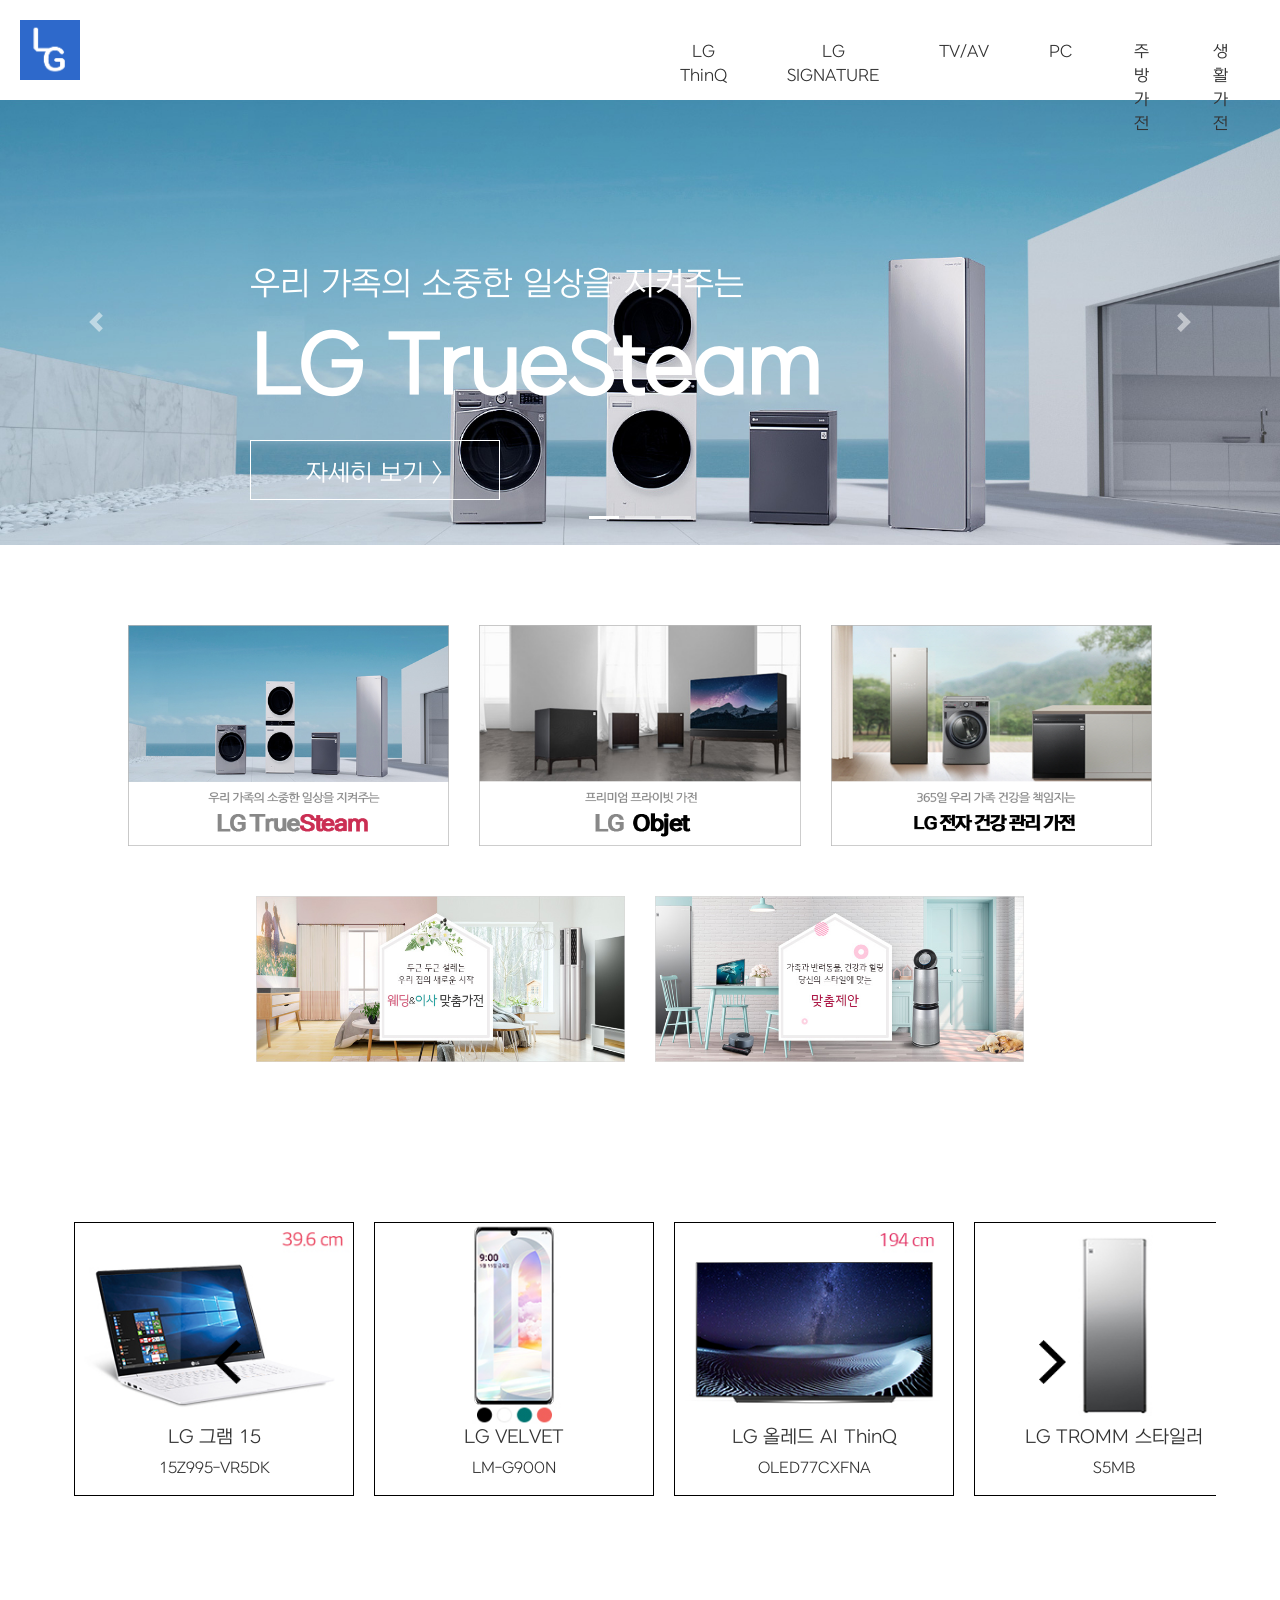
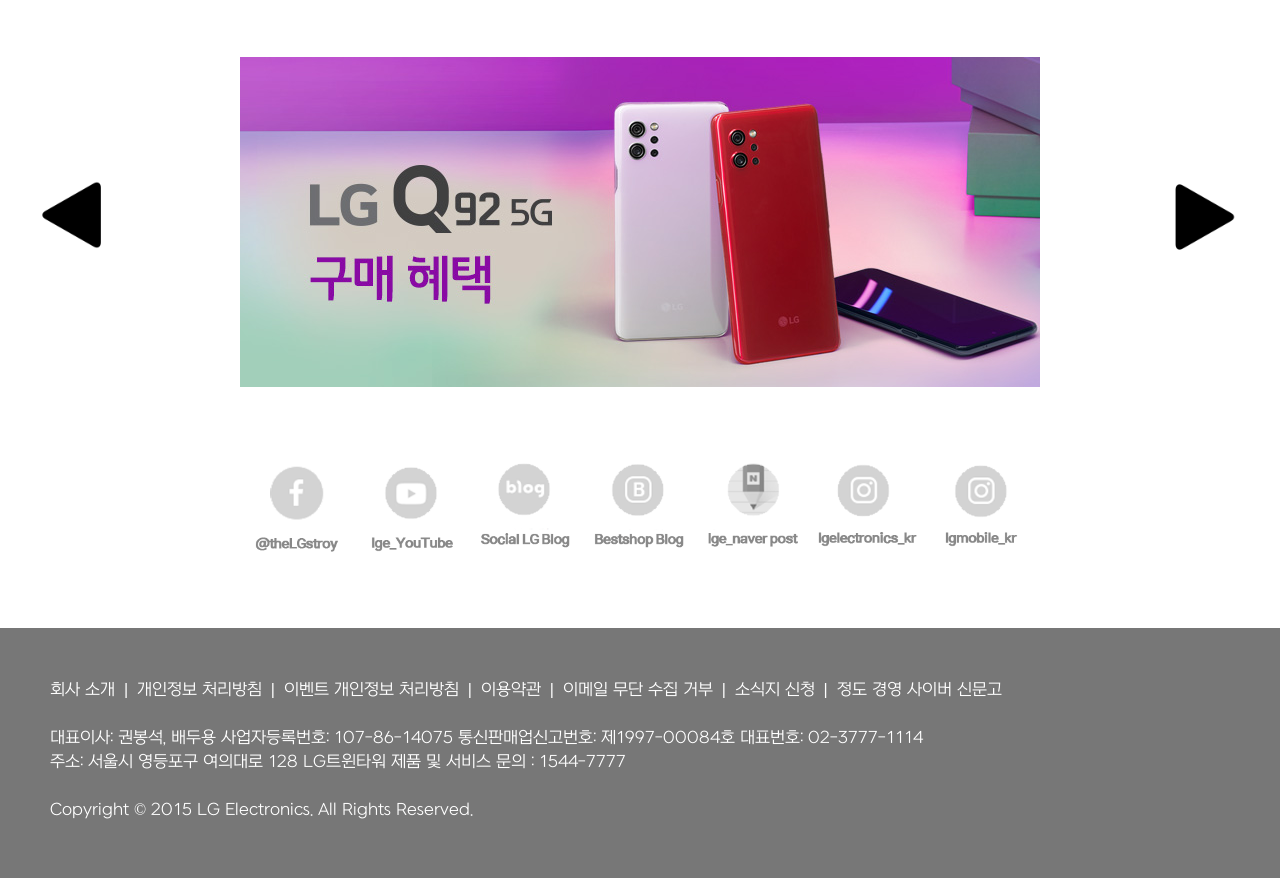
<file: lg/index.html>
<!DOCTYPE html>
<html lang="en">

<head>
    <meta charset="UTF-8">
    <title>LG전자 리뉴얼 홈페이지</title>
    <meta name="viewport" content="width=device-width,initial-scale=1, maximum-scale=1,minimum-scale=1">
    <link rel="shortcut icon" href="img/lglogo.png" type="image/png">
    <link rel="stylesheet" href="css/bootstrap.css" type="text/css">
    <link rel="stylesheet" href="css/swiper.css" type="text/css">
    <link rel="stylesheet" href="css/style.css" type="text/css">
    <script src="js/jquery-3.5.1.js">
    </script>
    <script src="js/bootstrap.js">
    </script>
    <script src="js/swiper.js">
    </script>
    <script src="js/main.js">
    </script>

</head>

<body>
    <div class="wrap">
        <header>
            <div class="navi_btn">
                <a href="#">
                    <img src="img/mo_navi.png" alt="햄버거메뉴">
                </a>
            </div>
            <div class="menu_area">
                <div class="close_btn">
                    <a href="#">
                        <img src="img/close.png" alt="닫기버튼">
                    </a>
                </div>
            </div>
            <div class="logo">
                <a href="index.html">
                    <img src="img/lglogo.png" alt="logo">
                </a>
            </div>
            <nav>
                <ul>
                    <li class="a1">
                        <a href="#">LG ThinQ</a>
                    </li>
                    <li>
                        <a href="#">LG SIGNATURE</a>
                        <ul class="sub">
                            <li>
                                <a href="#">올레드 TV</a>
                            </li>
                            <li>
                                <a href="#">냉장고</a>
                            </li>
                            <li>
                                <a href="#">세탁기</a>
                            </li>
                            <li>
                                <a href="#">에어컨</a>
                            </li>
                            <li>
                                <a href="#">가습 공기청정기</a>
                            </li>
                        </ul>
                    </li>
                    <li class="a2">
                        <a href="#">TV/AV</a>
                        <ul class="sub">
                            <li>
                                <a href="#">올레드 TV</a>
                            </li>
                            <li>
                                <a href="#">나노셀 TV</a>
                            </li>
                            <li>
                                <a href="#">울트라 HD TV</a>
                            </li>
                            <li>
                                <a href="#">일반 LED TV</a>
                            </li>
                        </ul>
                    </li>
                    <li class="a3">
                        <a href="#">PC</a>
                        <ul class="sub">
                            <li>
                                <a href="#">그램</a>
                            </li>
                            <li>
                                <a href="#">울트라 기어</a>
                            </li>
                            <li>
                                <a href="#">울트라 PC</a>
                            </li>
                        </ul>
                    </li>
                    <li class="a4">
                        <a href="#">주방가전</a>
                        <ul class="sub">
                            <li>
                                <a href="#">냉장고</a>
                            </li>
                            <li>
                                <a href="#">김치냉장고</a>
                            </li>
                            <li>
                                <a href="#">정수기</a>
                            </li>
                            <li>
                                <a href="#">식기세척기</a>
                            </li>
                        </ul>
                    </li>
                    <li class="a5">
                        <a href="#">생활가전</a>
                        <ul class="sub">
                            <li>
                                <a href="#">워시타워</a>
                            </li>
                            <li>
                                <a href="#">세탁기</a>
                            </li>
                            <li>
                                <a href="#">의류건조기</a>
                            </li>
                            <li>
                                <a href="#">청소기</a>
                            </li>
                        </ul>
                    </li>
                </ul>
            </nav>
            <!--서브메뉴 배경-->
            <div class="sub_bg"></div>
        </header>
        <section class="visual">
            <div id="demo" class="carousel slide" data-ride="carousel">
                <!-- Indicators -->
                <ul class="carousel-indicators">
                    <li data-target="#demo" data-slide-to="0" class="active"></li>
                    <li data-target="#demo" data-slide-to="1"></li>
                    <li data-target="#demo" data-slide-to="2"></li>
                </ul>

                <!-- The slideshow -->
                <div class="carousel-inner">
                    <div class="carousel-item active">
                        <img src="img/main_hero_truesteam_200521.jpg" alt="TrueSteam">
                        <p style="color:#fff">우리 가족의 소중한 일상을 지켜주는</p>
                        <h1 id="a">LG TrueSteam</h1>
                        <h2 id="c1">자세히 보기 &#62;</h2>
                    </div>
                    <div class="carousel-item">
                        <img src="img/main_hero_tromm0423.jpg" alt="tromm">
                        <p>국내최초 원바디 세탁건조기</p>
                        <h1 id="a1">LG</h1>
                        <h1 id="a2">TROMM</h1>
                        <h1 id="a3">워시타워</h1>
                        <h2 id="c2">자세히 보기 &#62;</h2>
                    </div>
                    <div class="carousel-item">
                        <img src="img/main_puricare_0731.jpg" alt="puricare">
                        <p>듀얼로 깨끗함까지 빌트인하세요</p>
                        <h1 id="b1">LG</h1>
                        <h1 id="b2">Puri</h1>
                        <h1 id="b3">Care</h1>
                        <h1 id="b4">ThinQ</h1>
                        <h2 id="c2">자세히 보기 &#62;</h2>
                    </div>
                </div>

                <!-- Left and right controls -->
                <a class="carousel-control-prev" href="#demo" data-slide="prev">
                    <span class="carousel-control-prev-icon"></span>
                </a>
                <a class="carousel-control-next" href="#demo" data-slide="next">
                    <span class="carousel-control-next-icon"></span>
                </a>

            </div>
        </section>
        <section class="view1">
            <div class="row">
                <div class="col-sm-4">
                    <a href="#">
                        <img src="img/steam.png" alt="TrueSteam">
                    </a>
                </div>
                <div class="col-sm-4">
                    <a href="#">
                        <img src="img/objet.png" alt="objet">
                    </a>
                </div>
                <div class="col-sm-4">
                    <a href="#">
                        <img src="img/365.png" alt="365">
                    </a>
                </div>
            </div>
        </section>
        <section class="view2">
            <div class="row">
                <div class="col-sm-6">
                    <a href="#">
                        <img src="img/suggestion_banner1.jpg" alt="sugg1">
                    </a>
                </div>
                <div class="col-sm-6">
                    <a href="#">
                        <img src="img/suggestion_banner2.jpg" alt="sugg2">
                    </a>
                </div>
            </div>
        </section>
        <section class="banner1">
            <div class="swiper-container">
                <div class="swiper-wrapper">
                    <div class="swiper-slide">
                        <ul>
                            <li>
                                <a href="#">
                                    <img src="img/lg1.jpg" alt="그램">
                                    <h1>LG 그램 15</h1>
                                    <p>15Z995-VR5DK</p>
                                </a>
                            </li>
                            <li>
                                <a href="#">
                                    <img src="img/lg2.jpg" alt="벨벳">
                                    <h1>LG VELVET</h1>
                                    <p>LM-G900N</p>
                                </a>
                            </li>
                            <li>
                                <a href="#">
                                    <img src="img/lg3.jpg" alt="티비">
                                    <h1>LG 올레드 AI ThinQ</h1>
                                    <p>OLED77CXFNA</p>
                                </a>
                            </li>
                            <li>
                                <a href="#">
                                    <img src="img/lg4.jpg" alt="스타일러">
                                    <h1>LG TROMM 스타일러</h1>
                                    <p>S5MB</p>
                                </a>
                            </li>
                        </ul>
                    </div>
                    <div class="swiper-slide">
                        <ul>
                            <li>
                                <a href="#">
                                    <img src="img/lg5.jpg" alt="그램">
                                    <h1>스팀건조기(듀얼 인버터 히트펌프)</h1>
                                    <p>RH16VT</p>
                                </a>
                            </li>
                            <li>
                                <a href="#">
                                    <img src="img/lg6.jpg" alt="벨벳">
                                    <h1>듀얼 정수기</h1>
                                    <p>WU900AS</p>
                                </a>
                            </li>
                            <li>
                                <a href="#">
                                    <img src="img/lg7.jpg" alt="티비">
                                    <h1>LG 퓨리케어 360&#39; 공기청정기</h1>
                                    <p>AS190DWFA</p>
                                </a>
                            </li>
                            <li>
                                <a href="#">
                                    <img src="img/lg8.jpg" alt="스타일러">
                                    <h1>LG 코드제로</h1>
                                    <p>A9200I</p>
                                </a>
                            </li>
                        </ul>
                    </div>
                </div>
                <!-- Add Arrows -->
                <div class="swiper-button-next"></div>
                <div class="swiper-button-prev"></div>
            </div>
        </section>
        <section class="banner2">
            <div class="whisen">
                <img src="img/left.png" alt="" id="prev">
                <div class="photo">
                    <ul>
                        <li>
                            <a href="#">
                                <img src="img/event_main.jpg" alt="event">
                            </a>
                        </li>
                        <li>
                            <a href="#">
                                <img src="img/event_main2.jpg" alt="event2">
                            </a>
                        </li>
                        <li>
                            <a href="#">
                                <img src="img/event_main3.jpg" alt="event3">
                            </a>
                        </li>
                    </ul>
                </div>
                <img src="img/right.png" alt="" id="next">
            </div>
        </section>
        <section class="cocial">
            <div class="icon">
                <ul>
                    <li>
                        <a href="#">
                            <img src="img/facebook.png" alt="facebook">
                        </a>
                    </li>
                    <li>
                        <a href="#">
                            <img src="img/youtube.png" alt="youtube">
                        </a>
                    </li>
                    <li>
                        <a href="#">
                            <img src="img/blog.png" alt="blog">
                        </a>
                    </li>
                    <li>
                        <a href="#">
                            <img src="img/best.png" alt="best">
                        </a>
                    </li>
                    <li>
                        <a href="#">
                            <img src="img/post.png" alt="post">
                        </a>
                    </li>
                    <li>
                        <a href="#">
                            <img src="img/instagram.png" alt="instagram">
                        </a>
                    </li>
                    <li>
                        <a href="#">
                            <img src="img/instagram2.png" alt="instagram2">
                        </a>
                    </li>
                </ul>
            </div>
        </section>
        <footer>
            <div class="info">
                <ul>
                    <li>
                        <p><a href="#">회사 소개</a>&nbsp;&nbsp;|&nbsp;&nbsp;</p>
                    </li>
                    <li>
                        <p><a href="#">개인정보 처리방침</a>&nbsp;&nbsp;|&nbsp;&nbsp;</p>
                    </li>
                    <li>
                        <p><a href="#">이벤트 개인정보 처리방침</a>&nbsp;&nbsp;|&nbsp;&nbsp;</p>
                    </li>
                    <li>
                        <p><a href="#">이용약관</a>&nbsp;&nbsp;|&nbsp;&nbsp;</p>
                    </li>
                    <li>
                        <p><a href="#">이메일 무단 수집 거부</a>&nbsp;&nbsp;|&nbsp;&nbsp;</p>
                    </li>
                    <li>
                        <p><a href="#">소식지 신청</a>&nbsp;&nbsp;|&nbsp;&nbsp;</p>
                    </li>
                    <li>
                        <p><a href="#">정도 경영 사이버 신문고</a></p>
                    </li>
                </ul>
            </div> <br>
            <address>
                <p> <br> 대표이사: 권봉석, 배두용 사업자등록번호: 107-86-14075 통신판매업신고번호: 제1997-00084호 대표번호: 02-3777-1114 <br>
                    주소: 서울시 영등포구 여의대로 128 LG트윈타워 제품 및 서비스 문의 : 1544-7777 <br> <br> Copyright © 2015 LG Electronics. All Rights Reserved.
                </p>
                <p></p>

            </address>
        </footer>
    </div>
</body></html>
</file>
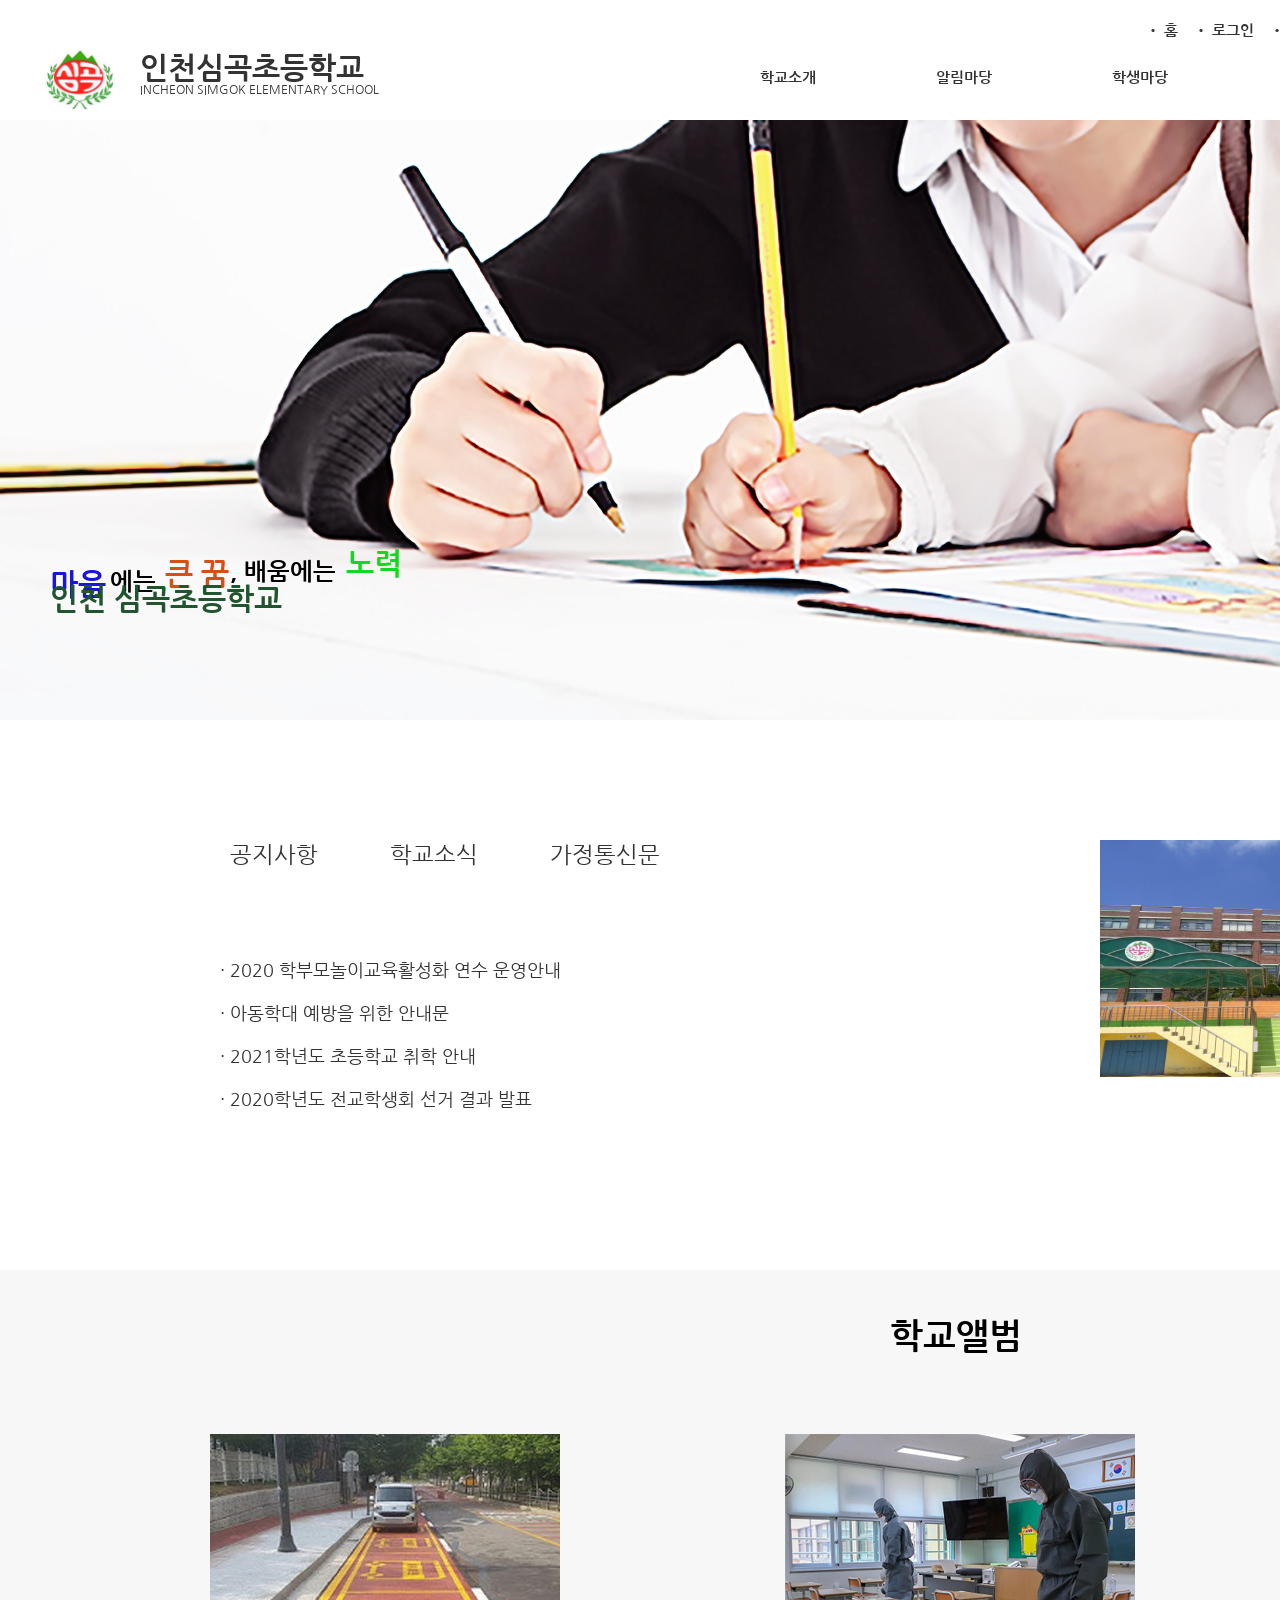
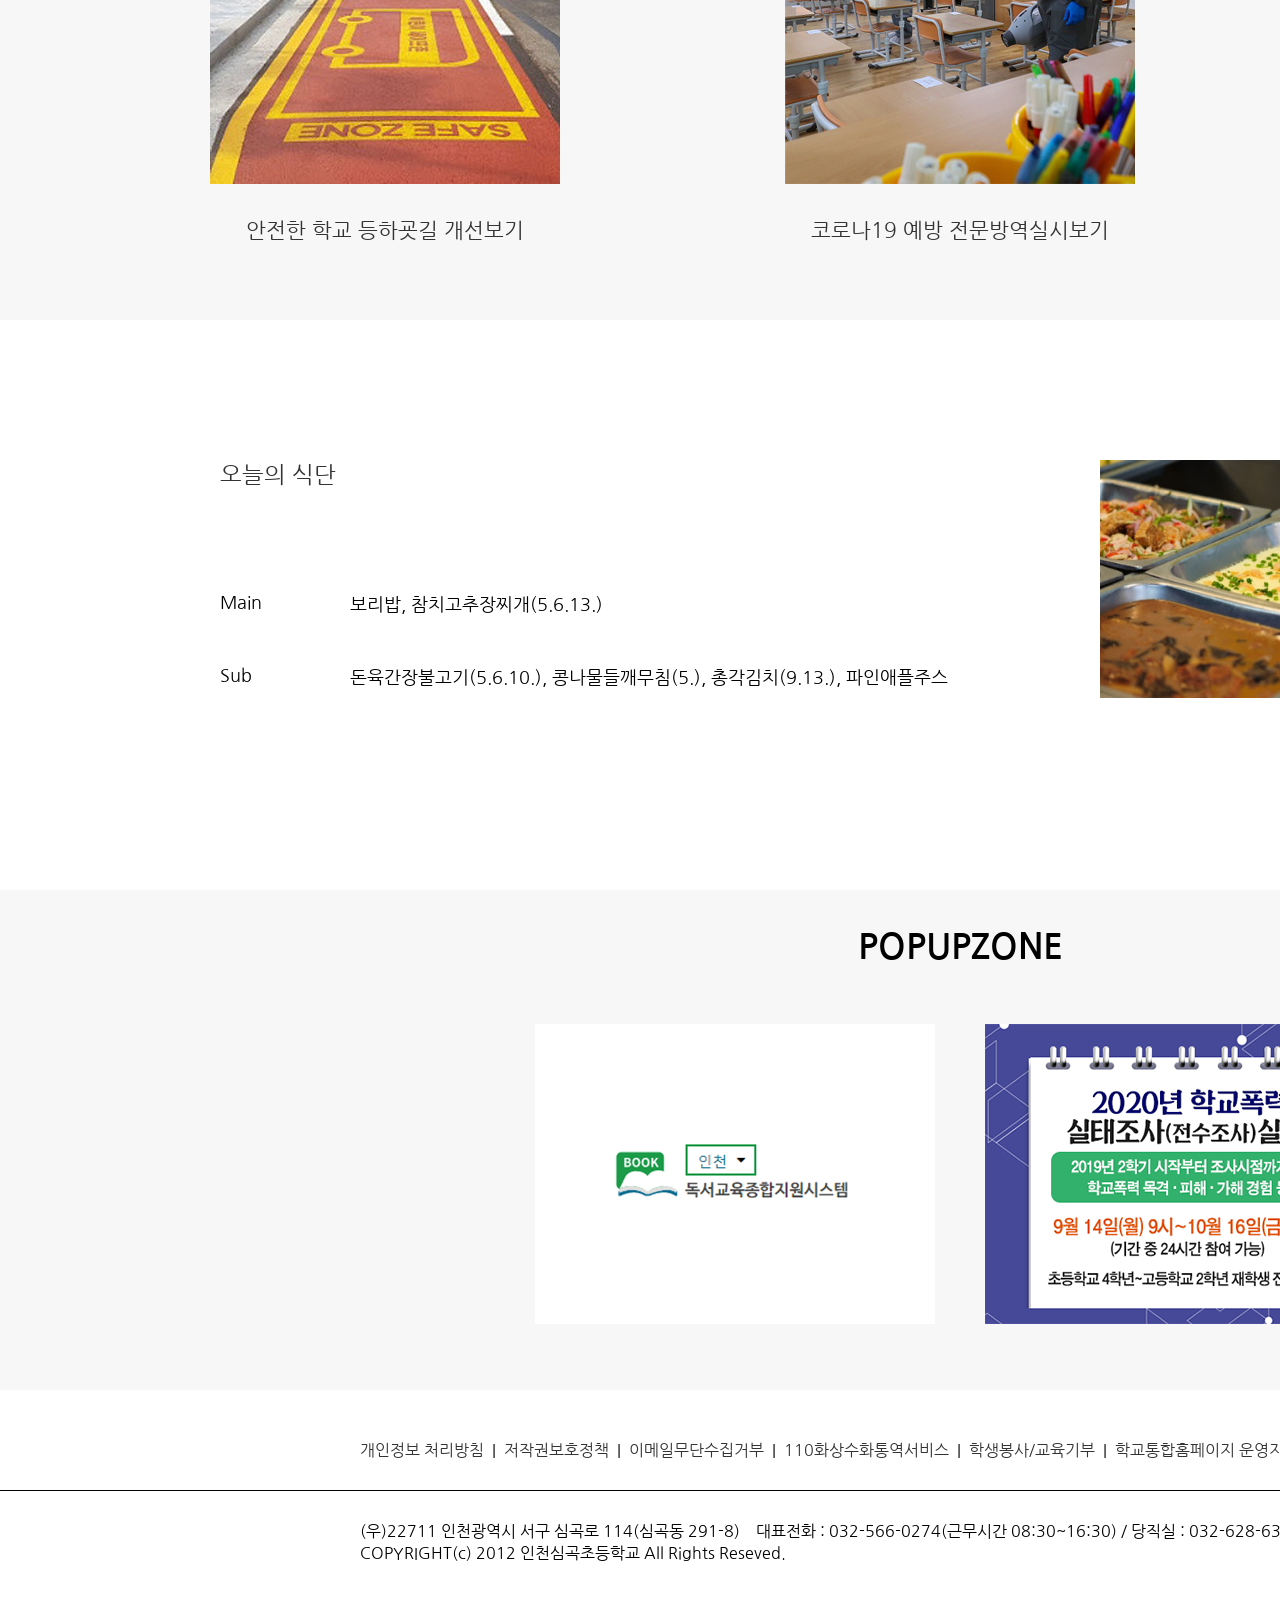
<file: simgok/index.html>
<!DOCTYPE html>
<html lang="en">

<head>
    <meta charset="UTF-8">
    <title>심곡초등학교</title>
    <meta name="viewport" content="width=device-width,initial-scale=1, maximum-scale=1,minimum-scale=1">
    <link rel="stylesheet" href="css/main.css" type="text/css">
    <script src="js/jquery-3.5.1.js">
    </script>
    <script src="js/main.js">
    </script>
</head>

<body>
    <div class="wrap">
        <header>
            <div class="logo">
                <a href="index.html">
                    <img src="img/1490858845430793_1280.png" alt="심곡초">
                    <h1>인천심곡초등학교</h1>
                    <p>INCHEON SIMGOK ELEMENTARY SCHOOL</p>
                </a>
            </div>
            <div class="headerTop">
                <ul>
                    <li>
                        <a href="#">&#8226; 홈</a>
                    </li>
                    <li>
                        <a href="#">&#8226; 로그인</a>
                    </li>
                    <li>
                        <a href="#">&#8226; 회원가입</a>
                    </li>
                    <li>
                        <a href="#">&#8226; 사이트맵</a>
                    </li>
                </ul>
                <div class="searchBox">
                    <input type="text" placeholder="검색어를 입력해주세요.">
                    <img src="img/pngegg.png" alt="돋보기">
                </div>
            </div>
            <nav>
                <ul>
                    <li>
                        <a href="#" role="tab" aria-selected="false" data-index="0">학교소개</a>
                        <ul class="sub">
                            <li>
                                <a href="#">학교장 인사말</a>
                            </li>
                            <li>
                                <a href="#">학교연혁</a>
                            </li>
                            <li>
                                <a href="#">학교상징</a>
                            </li>
                            <li>
                                <a href="#">교가</a>
                            </li>
                            <li>
                                <a href="#">학교현황</a>
                            </li>
                            <li>
                                <a href="#">교육추진체계</a>
                            </li>
                            <li>
                                <a href="#">교육기본방향</a>
                            </li>
                            <li>
                                <a href="#">선생님소개</a>
                            </li>
                            <li>
                                <a href="#">교실배치도</a>
                            </li>
                            <li>
                                <a href="#">오시는 길</a>
                            </li>
                        </ul>
                    </li>
                    <li>
                        <a href="#" role="tab">알림마당</a>
                        <ul class="sub">
                            <li>
                                <a href="#">공지사항</a>
                            </li>
                            <li>
                                <a href="#">심곡소식</a>
                            </li>
                            <li>
                                <a href="#">이달의 행사</a>
                            </li>
                            <li>
                                <a href="#">주간학습안내</a>
                            </li>
                            <li>
                                <a href="#">학교급식</a>
                            </li>
                            <li>
                                <a href="#">보건소식</a>
                            </li>
                            <li>
                                <a href="#">가정통신문</a>
                            </li>
                            <li>
                                <a href="#">방과후학교</a>
                            </li>
                            <li>
                                <a href="#">학교행사앨범</a>
                            </li>
                            <li>
                                <a href="#">학교폭력예방교육</a>
                            </li>
                        </ul>
                    </li>
                    <li>
                        <a href="#" role="tab">학생마당</a>
                        <ul class="sub">
                            <li>
                                <a href="#">test</a>
                            </li>
                            <li>
                                <a href="#">학생게시판</a>
                            </li>
                            <li>
                                <a href="#">전교학생회</a>
                            </li>
                            <li>
                                <a href="#">온라인투표</a>
                            </li>
                            <li>
                                <a href="#">심곡소리빛깔오케스트라</a>
                            </li>
                        </ul>
                    </li>
                    <li>
                        <a href="#" role="tab">학부모마당</a>
                        <ul class="sub">
                            <li>
                                <a href="#">예산의견수렴</a>
                            </li>
                            <li>
                                <a href="#">영수증출력</a>
                            </li>
                            <li>
                                <a href="#">학부모소리함</a>
                            </li>
                            <li>
                                <a href="#">클린창구</a>
                            </li>
                            <li>
                                <a href="#">학교운영위원회</a>
                            </li>
                        </ul>
                    </li>
                    <li>
                        <a href="#" role="tab">선생님마당</a>
                        <ul class="sub">
                            <li>
                                <a href="#">부서업무</a>
                            </li>
                            <li>
                                <a href="#">학년업무</a>
                            </li>
                            <li>
                                <a href="#">교사연수자료실</a>
                            </li>
                            <li>
                                <a href="#">교원능력개방평가</a>
                            </li>
                            <li>
                                <a href="#">A/S게시판</a>
                            </li>
                            <li>
                                <a href="#">연수지명명부</a>
                            </li>
                        </ul>
                    </li>
                    <li>
                        <a href="#" role="tab">정보공개</a>
                        <ul class="sub">
                            <li>
                                <a href="#">자율학교</a>
                            </li>
                            <li>
                                <a href="#">정보공개제도</a>
                            </li>
                            <li>
                                <a href="#">사전정보공개</a>
                            </li>
                            <li>
                                <a href="#">정보목록</a>
                            </li>
                            <li>
                                <a href="#">정보공개청구</a>
                            </li>
                            <li>
                                <a href="#">공공데이터개방</a>
                            </li>
                            <li>
                                <a href="#">재정정보공개방</a>
                            </li>
                            <li>
                                <a href="#">학교평가</a>
                            </li>
                            <li>
                                <a href="#">계약과정정보공개</a>
                            </li>
                        </ul>
                    </li>
                </ul>
            </nav>
        </header>
    </div>
    <section class="pen">
        <h1 id="a1">마음</h1>
        <h1 id="a2">에는</h1>
        <h1 id="a3">큰 꿈</h1>
        <h1 id="a4">, 배움에는</h1>
        <h1 id="a5">노력</h1>

        <h2>인천 심곡초등학교</h2>
    </section>
    <section class="notice">
        <div class="the">
            <a href="#">더보기 &#43;</a>
        </div>
        <ul>
            <li id="t1">
                <a href="#">공지사항</a>
                <ul class="sub" id="c1">
                    <li>
                        <a href="#">· 2020 학부모놀이교육활성화 연수 운영안내</a>
                    </li>
                    <li>
                        <a href="#">· 아동학대 예방을 위한 안내문</a>
                    </li>
                    <li>
                        <a href="#">· 2021학년도 초등학교 취학 안내</a>
                    </li>
                    <li>
                        <a href="#">· 2020학년도 전교학생회 선거 결과 발표</a>
                    </li>
                </ul>
            </li>
            <li id="t2">
                <a href="#">학교소식</a>
                <ul class="sub" id="c2">
                    <li>
                        <a href="#">· 10월 학교 소식</a>
                    </li>
                    <li>
                        <a href="#">· 09월 학교 소식</a>
                    </li>
                    <li>
                        <a href="#">· 08월 학교 소식</a>
                    </li>
                    <li>
                        <a href="#">· 07월 학교 소식</a>
                    </li>
                </ul>
            </li>
            <li id="t3">
                <a href="#">가정통신문</a>
                <ul class="sub" id="c3">
                    <li>
                        <a href="#">· 자녀 사랑하기 9호-건강한 수면습관</a>
                    </li>
                    <li>
                        <a href="#">· 2020년 2학기 학부모 상담 주간 안내 가정통신문</a>
                    </li>
                    <li>
                        <a href="#">· 가정에서의 양성평등교육 가정통신문</a>
                    </li>
                </ul>
            </li>
        </ul>
        <div class="simgok">
            <img src="img/simgok.jpg" alt="심곡초">
        </div>
    </section>
    <section class="photo">
        <div class="the">
            <a href="#">더보기 &#43;</a>
        </div>
        <h1>학교앨범</h1>
        <ul>
            <li>
                <a href="#">
                    <img src="img/p1.png" alt="p1">
                    <p>안전한 학교 등하굣길 개선보기</p>
                </a>
            </li>
            <li>
                <a href="#">
                    <img src="img/p2.png" alt="p2">
                    <p>코로나19 예방 전문방역실시보기</p>
                </a>
            </li>
            <li>
                <a href="#">
                    <img src="img/p3.png" alt="p3">
                    <p>2020학년도 1학기 1,2학년 등교보기</p>
                </a>
            </li>
        </ul>
    </section>
    <section class="diet">
        <div class="the">
            <a href="#">더보기 &#43;</a>
        </div>
        <ul>
            <li id="t1">
                <a href="#">오늘의 식단</a>
                <ul class="sub">
                    <li>
                        <h1>Main</h1>
                        <h2>보리밥, 참치고추장찌개(5.6.13.)</h2>
                    </li>
                    <li>
                        <h1>Sub</h1>
                        <h2>돈육간장불고기(5.6.10.), 콩나물들깨무침(5.), 총각김치(9.13.), 파인애플주스</h2>
                    </li>
                </ul>
            </li>
        </ul>
        <div class="food">
            <img src="img/schoolfood.jpg" alt="급식">
        </div>
    </section>
    <section class="popup">
        <h1>POPUPZONE</h1>
        <ul>
            <li>
                <a href="#">
                    <img src="img/dokse.PNG" alt="독서">
                </a>
            </li>
            <li>
                <a href="#">
                    <img src="img/violence.PNG" alt="실태조사">
                </a>
            </li>
        </ul>
    </section>
    <footer>
        <div class="info">
            <ul>
                <li>
                    <p><a href="#">개인정보 처리방침</a>&nbsp;&nbsp;|&nbsp;&nbsp;</p>
                </li>
                <li>
                    <p><a href="#">저작권보호정책</a>&nbsp;&nbsp;|&nbsp;&nbsp;</p>
                </li>
                <li>
                    <p><a href="#">이메일무단수집거부</a>&nbsp;&nbsp;|&nbsp;&nbsp;</p>
                </li>
                <li>
                    <p><a href="#">110화상수화통역서비스</a>&nbsp;&nbsp;|&nbsp;&nbsp;</p>
                </li>
                <li>
                    <p><a href="#">학생봉사/교육기부</a>&nbsp;&nbsp;|&nbsp;&nbsp;</p>
                </li>
                <li>
                    <p><a href="#">학교통합홈페이지 운영지침</a></p>
                </li>
            </ul>
        </div> <br>
        <address>
            <p>(우)22711 인천광역시 서구 심곡로 114(심곡동 291-8)　대표전화 : 032-566-0274(근무시간 08:30~16:30) / 당직실 : 032-628-6362(근무시간외), Fax : 032-566-0275 <br>
                COPYRIGHT(c) 2012 인천심곡초등학교 All Rights Reseved.</p>
        </address>
    </footer>
</body>

</html>
</file>
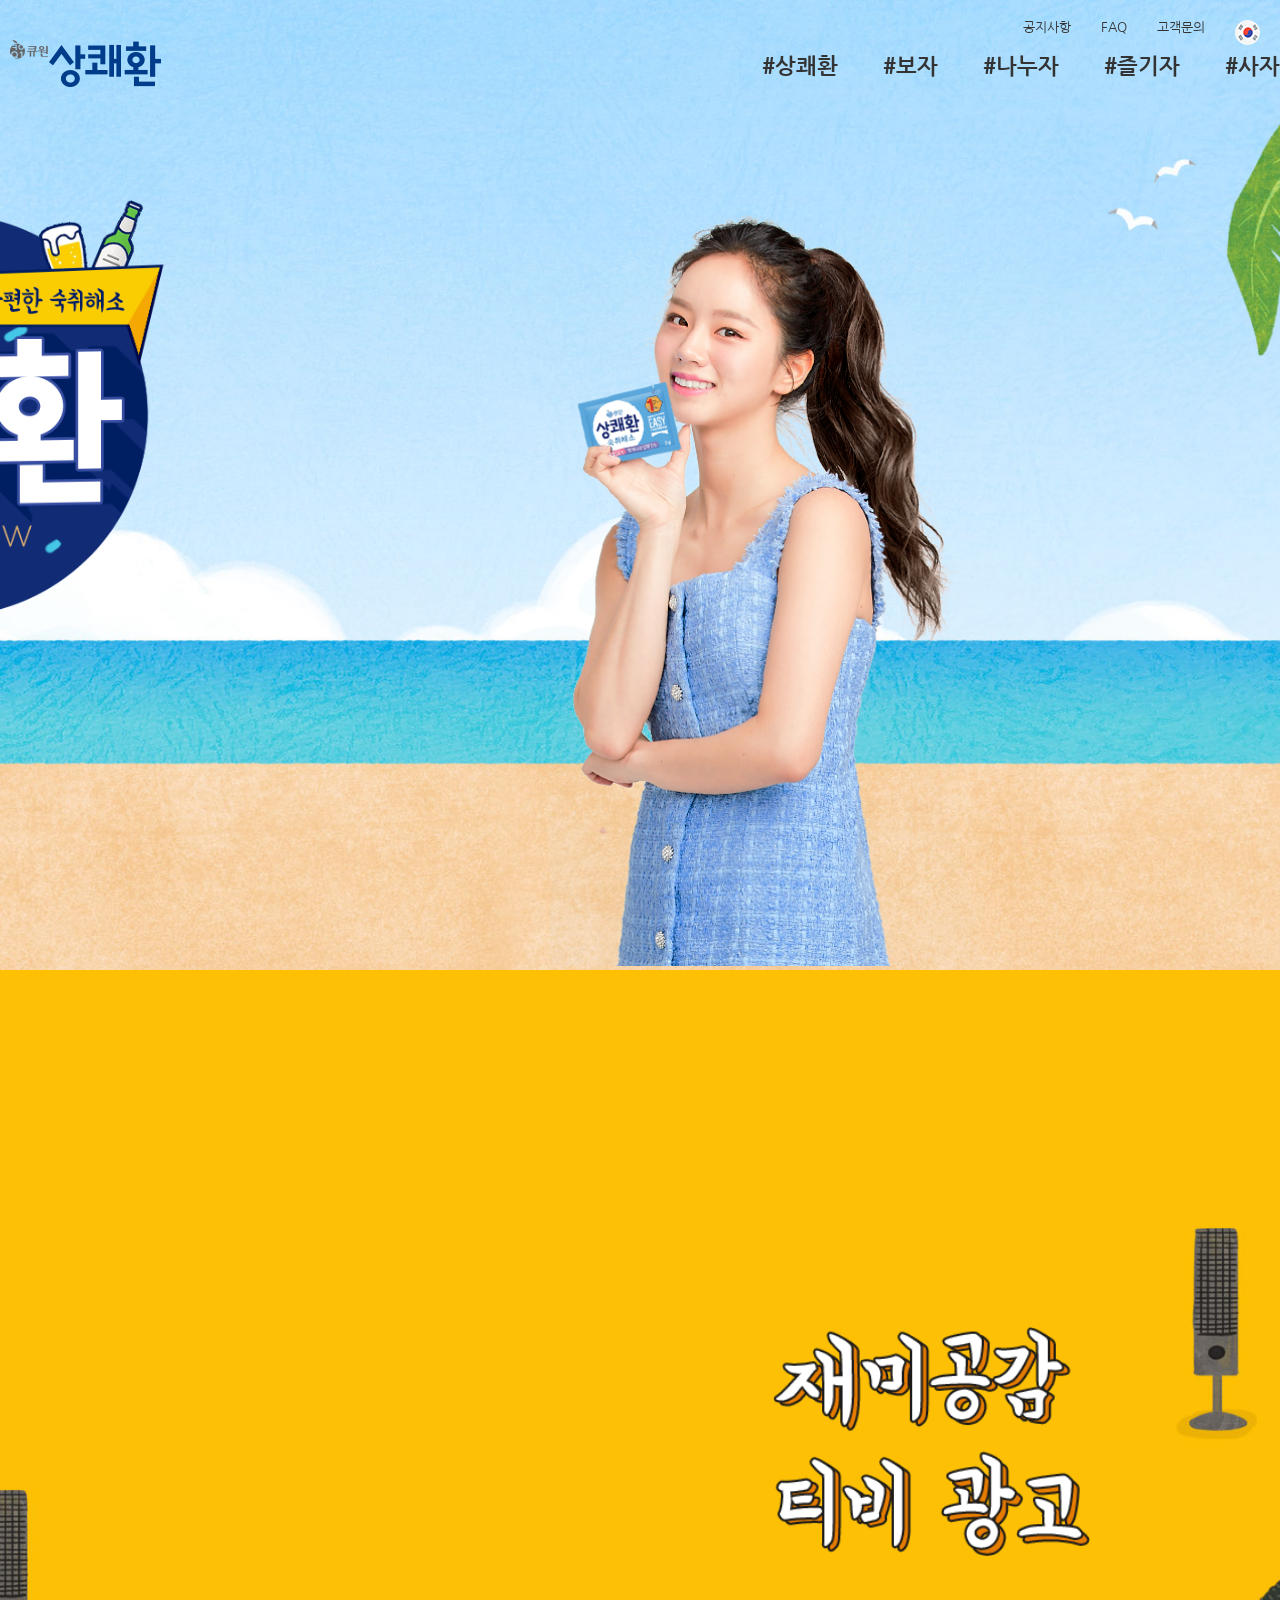
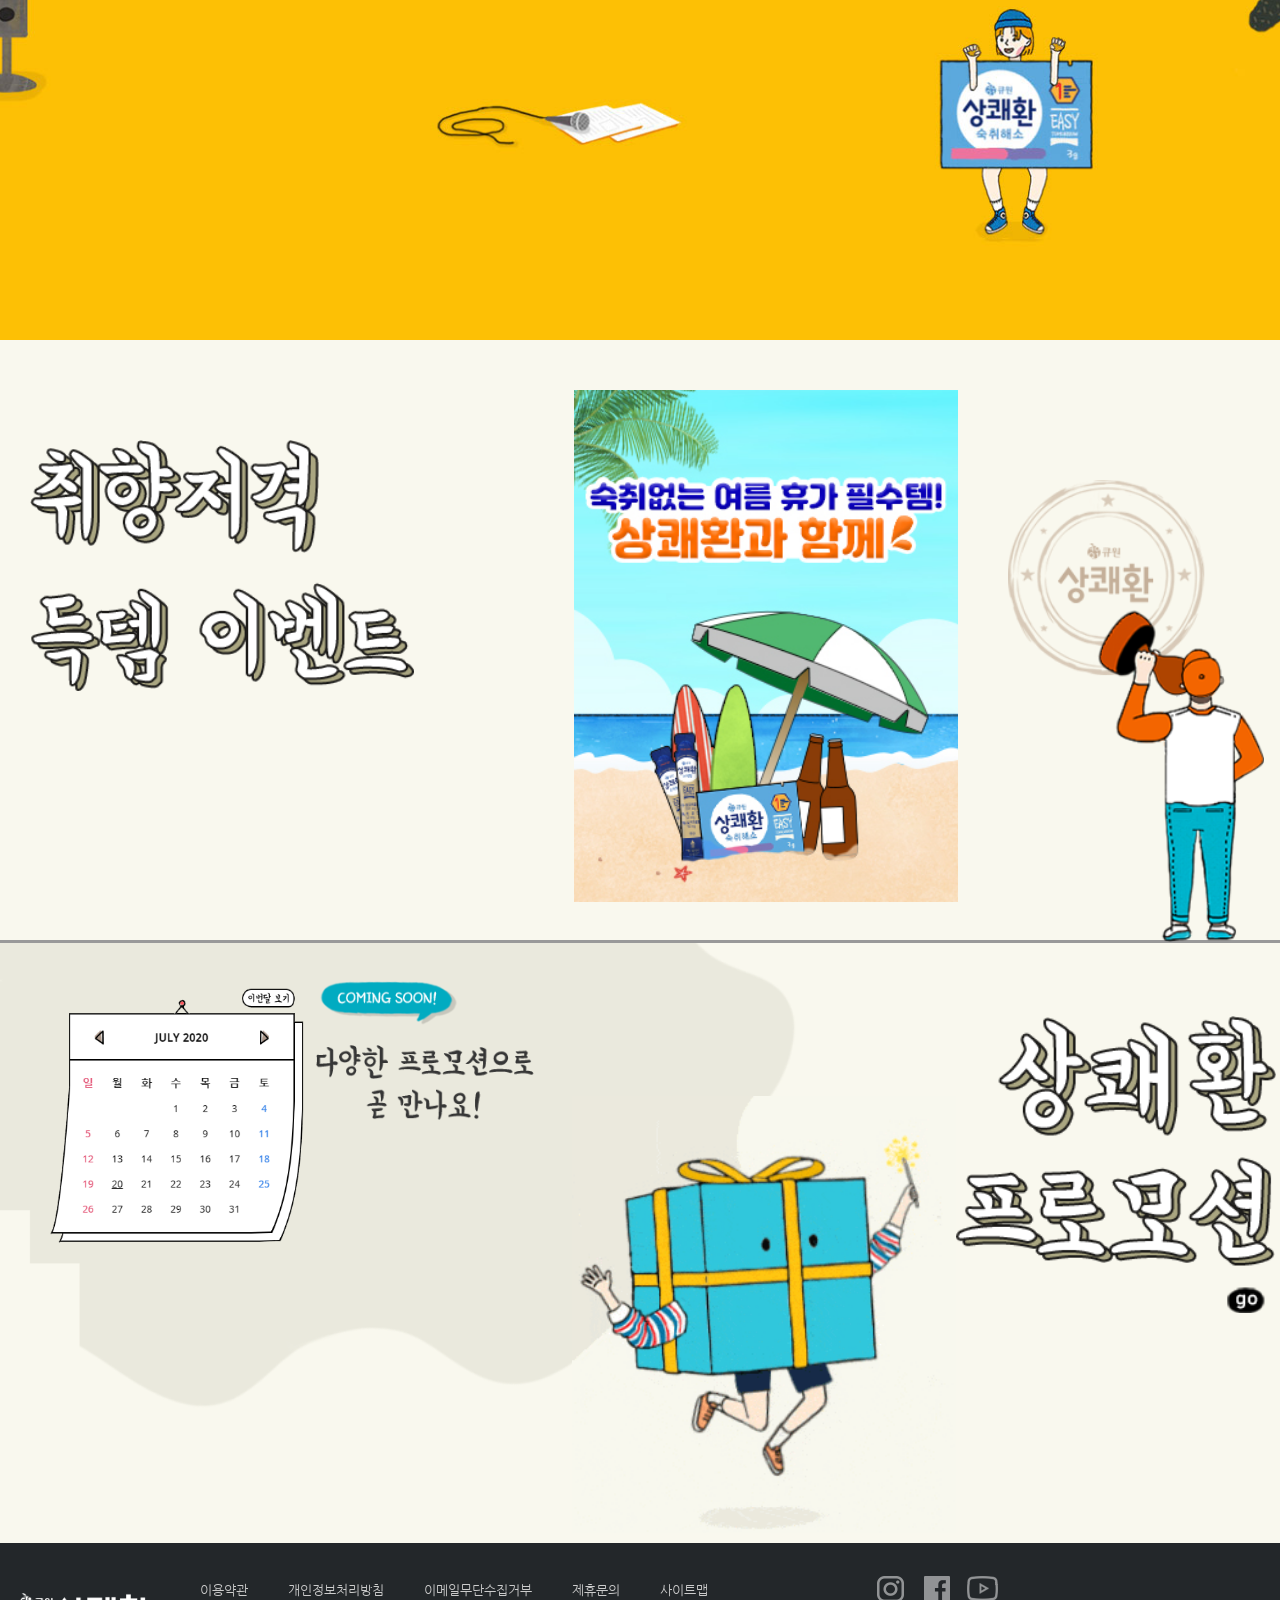
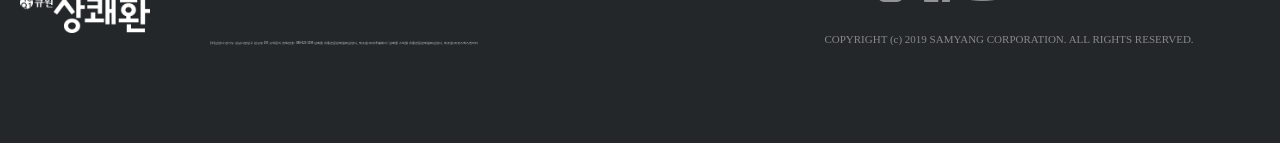
<file: easytomorrow/easytomorrow.html>
<!DOCTYPE html>
<html lang="en">
<head>
    <meta charset="UTF-8">
    <title>상쾌한 반응형 홈페이지</title>
    <meta name="viewport" content="width=device-width, user-scalable=no, initial-scale=1,
    maximum-scale=1, minimum-scale=1">
    <link rel="stylesheet" href="css/style.css" type="text/css">
</head>
<body>
    <div class="wrap">
        <header>
            <div class="logo">
                <a href="#">
                    <img src="img/logo_b.png" alt="logo">
                </a>
            </div>
        <div class="mobile_btn">
            <a href="#">
                <img src="img/Hamburger_icon.svg%20.png" alt="btn">
            </a>
        </div>
        <div class="menu">
            <div class="top_menu">
                <ul>
                    <li>
                        <a href="#">공지사항</a>
                    </li>
                    <li>
                        <a href="#">FAQ</a>
                    </li>
                    <li>
                        <a href="#">고객문의</a>
                    </li>
                    <li>
                        <a href="#"><img src="img/country_ko.png" alt="KOR"></a>
                    </li>
                </ul>
            </div>
            <nav>
                <ul>
                    <li>
                        <a href="#">#상쾌환</a>
                    </li>
                    <li>
                        <a href="#">#보자</a>
                    </li>
                    <li>
                        <a href="#">#나누자</a>
                    </li>
                    <li>
                        <a href="#">#즐기자</a>
                    </li>
                    <li>
                        <a href="#">#사자</a>
                    </li>
                </ul>
            </nav>
        </div>
        </header>
        <section class="main">
            <div class="main_png">
                <img src="img/thumb_visual.png" alt="mainvisual">
            </div>
            <!--혜리-->
            <div class="model">
                <img src="img/section1_model_summer.png" alt="혜리">
            </div>
            <!--모바일-->
            <div class="mobile_png">
                <img src="img/thumb_visual.png" alt="모바일 메인">
            </div>
        </section>
        <section class="movie">
            <div class="movie_in">
                <div class="youtube">
                    <iframe width="560" height="315" src="https://www.youtube.com/embed/TIdstrqmKuU" frameborder="0" allow="accelerometer; autoplay; encrypted-media; gyroscope; picture-in-picture" allowfullscreen></iframe>
                </div>
                <div class="movie_title">
                     <a href="#">
                         <img src="img/section2_tit.png" alt="재미 공감 티비 광고">
                     </a>
                </div>
            </div>
        </section>
        <section class="event">
            <div class="event_in">
                <div class="event1">
                    <div class="e1">
                        <a href="#">
                            <img src="img/section3_tit1.png" alt="취향저격득템이벤트">
                        </a>
                    </div>
                    <div class="e2">
                        <a href="#">
                            <img src="img/8f9dfd02-da6e-4181-8cc4-cdaa8dcf54fa.jpg" alt="숙취없는여름휴가필수템">
                        </a>
                    </div>
                    <div class="e3">
                        <a href="#">
                            <img src="img/event_stamp.png" alt="stamp">
                        </a>
                    </div>
                </div>
                <div class="event2">
                   <div class="e4">
                        <a href="#">
                            <img src="img/calendar.png" alt="달력">
                        </a>
                   </div>
                   <div class="e5">
                        <a href="#">
                            <img src="img/sideNone.png" alt="다양한 프로모션으로 곧 만나요">
                        </a>
                   </div>
                   <div class="e6">
                        <a href="#">
                            <img src="img/promotion.gif" alt="프로모션">
                        </a>
                   </div>
                   <div class="e7">
                       <a href="#">
                            <img src="img/section3_tit2.png" alt="상쾌환 프로모션">
                        </a>
                   </div>
                </div>
            </div> <!--pc용-->
            
            <!--모바일용-->
            <div class="mobile_event">
               <div class="event1">
                <h1><img src="img/txt_event.png" alt=""></h1>
                <img src="img/85f06b01-d5ff-45e2-bbf0-f1cf0cda627a.jpg" alt="">
                </div>
                <div class="event2">
                    <h1><img src="img/txt_promotion.png" alt=""></h1>
                    <img src="img/d687c5b1-4793-4f2a-9ba9-7cad5a11700c.png" alt="">
                </div>
            </div>
        </section>
        <footer>
            <div class="footer_in">
                <div class="f_logo">
                        <img src="img/logo_w.png" alt="logo">
                    </div>
                    <div class="top_footer">
                        <div class="f_list">
                            <ul>
                                <li>
                                    <a href="#">이용약관</a>
                                </li>
                                <li>
                                    <a href="#">개인정보처리방침</a>
                                </li>
                                <li>
                                    <a href="#">이메일무단수집거부</a>
                                </li>
                                <li>
                                    <a href="#">제휴문의</a>
                                </li>
                                <li>
                                    <a href="#">사이트맵</a>
                                </li>
                            </ul>
                        </div>
                        <div>
                            <div class="sns">
                                <ul>
                                    <li>
                                        <a href="#">instagram</a>
                                    </li>
                                    <li>
                                        <a href="#">facebook</a>
                                    </li>
                                    <li>
                                        <a href="#">youtube</a>
                                    </li>
                                </ul>
                            </div>
                        </div>
                        
                    </div>
                    <div class="bottom_footer">
                        <address>
                            (주)삼양사:경기도 성남시 분당구 판교로 295 고객문의 전화번호 : 080-023-3399
상쾌환 유통전문판매원:㈜삼양사, 제조원:㈜네추럴웨이 / 상쾌환 스틱형 유통전문판매원:㈜삼양사, 제조원:㈜코스맥스엔비티
                        </address>
                        <p>COPYRIGHT (c) 2019 SAMYANG CORPORATION. ALL RIGHTS RESERVED.</p>
                    </div>
                </div>
        </footer>
    </div>
</body>
</html>
</file>
<file: lg/css/style.css>
* {
    margin: 0;
    padding: 0;
}

li {
    list-style: none;
}

a {
    display: block;
    text-decoration: none;
    color: #333;
    font-family: nexon;
}

img {
    width: 100%;
}

@font-face {
    font-family: NEXON;
    src: url(../font/NEXON.eot) format('eot');
    src: url(../font/NEXON.ttf) format('ttf');
    src: url(../font/NEXON.woff) format('woff');
}

.wrap {
    width: 100%;
}

header {
    width: 100%;
    height: 100px;
    display: flex;
    justify-content: space-between;
    position: relative;
    float: left;
}

header .logo {
    width: 60px;
    margin: 20px;
    position: absolute;
}

header nav {
    z-index: 10;
    width: 60%;
    margin: 40px 20px 0 650px;
}

.navi_btn, .menu_area {
    display: none;
}

/*주메뉴*/
header nav > ul {
    display: flex;
    justify-content: space-between;
}

header nav > ul > li > a {
    font-size: 16px;
    padding: 0 30px;
    padding-bottom: 40px;
    text-align: center;
}

header nav > ul > li > a:hover {
    text-decoration: underline;
    font-weight: bold;
}

/*서브메뉴*/
header nav .sub {
    display: none;
}

header nav .sub li a {
    text-align: center;
    font-size: 14px;
    padding: 7px;
}

/*서브메뉴 배경*/
.sub_bg {
    width: 100%;
    height: 220px;
    background-color: azure;
    position: absolute;
    z-index: 5;
    top: 90px;
    display: none;
}

.carousel-inner p {
    position: absolute;
    top: 160px;
    left: 250px;
    font-size: 2rem;
    font-family: nexon;
}

.carousel-inner #a {
    position: absolute;
    top: 220px;
    left: 250px;
    font-size: 80px;
    color: #fff;
    font-weight: bold;
    font-family: nexon;
}

.carousel-inner #a1 {
    position: absolute;
    top: 220px;
    left: 250px;
    font-size: 80px;
    color: #888;
    font-weight: bold;
    font-family: nexon;
}

.carousel-inner #a2 {
    position: absolute;
    top: 220px;
    left: 380px;
    font-size: 80px;
    font-weight: bold;
    font-family: nexon;
}

.carousel-inner #a3 {
    position: absolute;
    top: 255px;
    left: 710px;
    font-size: 40px;
    font-weight: bold;
    font-family: nexon;
}

.carousel-inner #b1 {
    position: absolute;
    top: 220px;
    left: 250px;
    font-size: 80px;
    color: #888;
    font-weight: bold;
    font-family: nexon;
}

.carousel-inner #b2 {
    position: absolute;
    top: 220px;
    left: 380px;
    font-size: 80px;
    font-weight: bold;
    font-family: nexon;
    color: #cb2e53;
}

.carousel-inner #b3 {
    position: absolute;
    top: 220px;
    left: 530px;
    font-size: 80px;
    font-weight: bold;
    font-family: nexon;
    color: #888;
}

.carousel-inner #b2,
#b3 {
    border-bottom: 3px solid #888;
    text-decoration: none;
}

.carousel-inner #b4 {
    position: absolute;
    top: 220px;
    left: 730px;
    font-size: 40px;
    font-weight: bold;
    font-family: nexon;
    color: #888;
}

.carousel-inner #c1 {
    position: absolute;
    top: 340px;
    left: 250px;
    color: #fff;
    border: 1px solid #fff;
    width: 250px;
    height: 60px;
    font-family: nexon;
    text-align: center;
    line-height: 65px;
    font-size: 23px;
    cursor: pointer;
}

.carousel-inner #c2 {
    position: absolute;
    top: 340px;
    left: 250px;
    border: 1px solid #000;
    width: 250px;
    height: 60px;
    font-family: nexon;
    text-align: center;
    line-height: 65px;
    font-size: 23px;
    cursor: pointer;
}

section.visual {
    width: 100%;
    float: left;
    z-index: 1;
    margin-bottom: 80px;
}

section.view1 {
    width: 80%;
    margin: 0 auto;
}

section.view2 {
    width: 60%;
    margin: 0 auto;
    margin-top: 50px;
    margin-bottom: 50px;
}

.swiper-container {
    width: 90%;
    height: 500px;
}

.swiper-slide {
    text-align: center;
    font-size: 18px;
    background: #fff;
}

.swiper-slide ul {
    width: 1200px;
    margin: 0 auto;
    margin-top: 100px;
}

.swiper-slide ul li {
    float: left;
    border: 1px solid #000;
    margin: 10px;
}

.swiper-slide ul li img {
    width: 278px;
}

.swiper-slide ul li h1 {
    font-size: 18px;
}

.swiper-slide ul li p {
    font-size: 15px;
}

.banner2 {
    width: 100%;
    float: left;
    /*height: 500px;*/
    position: relative;
    top: -55px;
}

.whisen {
    width: 1200px;
    margin: 0 auto;
    margin-top: 100px;
    position: relative;
}

.whisen > #prev,
.whisen > #next {
    width: 80px;
    margin-top: 120px;
    cursor: pointer;
}

.whisen #prev {
    float: left;
}

.whisen #next {
    float: right;
}

.whisen .photo {
    width: 800px;
    height: 330px;
    position: absolute;
    overflow: hidden;
    left: 50%;
    margin-left: -400px;
    margin-bottom: 100px;

}

.whisen .photo ul {
    width: 5000px;
    position: absolute;
}

.whisen .photo ul li {
    float: left;
}

.cocial {
    width: 100%;
    float: left;
}

.icon {
    width: 800px;
    height: 200px;
    margin: 0 auto;
    position: relative;
    top: 120px;
}

.icon ul {}

.icon ul li {
    width: 100px;
    float: left;
    margin: 7px;
}

footer {
    float: left;
    background-color: #777;
    width: 100%;
    height: 250px;
    margin-top: 100px;
}

footer address a {
    float: left;
    color: #fff;
}

footer address p {
    margin: 50px;
    font-family: nexon;
    color: #fff;
}

.info {
    margin: 50px 0 0 50px;
    float: left;
}

.info ul li {
    float: left;
}

.info ul li a {
    color: #fff;
    float: left;
}

.info ul li p {
    color: #fff;
}

/*미디어쿼리-모바일*/
@media screen and (max-width:480px) {

    header {
        width: 100%;
        height: 65px;
    }

    header .logo {
        margin: 12px;
        display: inline;
    }

    header .logo a {
        width: 11vw;
        position: absolute;
        left: 41vw;
    }

    .navi_btn {
        width: 35px;
        height: 30px;
        position: absolute;
        top: 17px;
        left: 15px;
        display: block;
    }
    
    .menu_area {
        width: 130px;
        height: 537px;
        background-color: cornflowerblue;
        color: #fff;
        position: absolute;
        left: -300px;
        top: 0;
        z-index: 100;
        border-radius: 0 0 20px 0;
        display: block;
        
    }

    .close_btn {
        width: 30px;
        margin: 17px 0 0 15px;
    }

    header nav {
    z-index: 150;
    width: 130px;
    margin: 80px 0 0 0;
}

    /*주메뉴*/
    header nav > ul {
        display: block;
    }

    header nav > ul > li > a {
        font-size: 15px;
        padding: 0 0;
        padding-bottom: 40px;
        text-align: center;
        position: relative;
        left: -300px;
        top: 0;
        
    }

    header nav > ul > li > a:hover {
        text-decoration: underline;
        font-weight: bold;
    }

    /*서브메뉴*/
    header nav .sub {
        display: none;
    }

    header nav .sub li a {
        text-align: center;
        font-size: 5px;
        padding: 1px;
        position: relative;
        top: 0;
        display: none;
        
    }

    /*서브메뉴 배경*/
    .sub_bg {
        width: 130px;
        height: 30px;
        background-color: transparent;
        position: absolute;
        top: 100px;
        z-index: 200;
        display: none;
    }

    .carousel-inner p {
        position: absolute;
        top: 20px;
        left: 40px;
        font-size: 10px;
        font-family: nexon;
        width: 45%;
        z-index: 5;
    }

    .carousel-inner #a {
        position: absolute;
        top: 40px;
        left: 40px;
        font-size: 17px;
        color: #fff;
        font-weight: bold;
        font-family: nexon;
        z-index: 5;
    }

    .carousel-inner #a1 {
        position: absolute;
        top: 40px;
        left: 40px;
        font-size: 17px;
        color: #888;
        font-weight: bold;
        font-family: nexon;
        z-index: 5;
    }

    .carousel-inner #a2 {
        position: absolute;
        top: 40px;
        left: 65px;
        font-size: 17px;
        font-weight: bold;
        font-family: nexon;
        z-index: 5;
    }

    .carousel-inner #a3 {
        position: absolute;
        top: 45px;
        left: 138px;
        font-size: 8px;
        font-weight: bold;
        font-family: nexon;
        z-index: 5;
    }

    .carousel-inner #b1 {
        position: absolute;
        top: 40px;
        left: 40px;
        font-size: 15px;
        color: #888;
        font-weight: bold;
        font-family: nexon;
        z-index: 5;
    }

    .carousel-inner #b2 {
        position: absolute;
        top: 40px;
        left: 70px;
        font-size: 15px;
        font-weight: bold;
        font-family: nexon;
        color: #cb2e53;
        z-index: 5;
    }

    .carousel-inner #b3 {
        position: absolute;
        top: 40px;
        left: 102px;
        font-size: 15px;
        font-weight: bold;
        font-family: nexon;
        color: #888;
        z-index: 5;
    }

    .carousel-inner #b2,
    #b3 {
        border-bottom: 3px solid #888;
        text-decoration: none;
        z-index: 5;
    }

    .carousel-inner #b4 {
        position: absolute;
        top: 40px;
        left: 145px;
        font-size: 11px;
        font-weight: bold;
        font-family: nexon;
        color: #888;
        z-index: 5;
    }

    .carousel-inner #c1 {
        position: absolute;
        top: 70px;
        left: 40px;
        color: #fff;
        border: 1px solid #fff;
        width: 70px;
        height: 20px;
        font-family: nexon;
        text-align: center;
        line-height: 20px;
        font-size: 10px;
        cursor: pointer;
        z-index: 5;
    }

    .carousel-inner #c2 {
        position: absolute;
        top: 70px;
        left: 40px;
        border: 1px solid #000;
        width: 70px;
        height: 20px;
        font-family: nexon;
        text-align: center;
        line-height: 20px;
        font-size: 10px;
        cursor: pointer;
        z-index: 5;
    }

    section.visual {
        width: 100%;
        float: left;
        z-index: 1;
        margin-bottom: 0;
        z-index: 5;
    }

    section.view1 {
        position: relative;
        top: 40px;
    }

    section.view2 {
        width: 80%;
        margin-top: 80px;
    }

    .swiper-container {
        width: 100%;
        height: 500px;
    }

    .swiper-slide {
        width: 80%;
        left: 10%;
        overflow: hidden;
    }

    .swiper-slide ul {
        width: 25rem;
        margin: 5% 0;
    }

    .swiper-slide ul li {
        border: 1px solid #000;
        margin: 1px;
    }

    .swiper-slide ul li img {
        width: 145px;
    }

    .swiper-slide ul li h1 {
        font-size: 10px;
    }

    .swiper-slide ul li p {
        font-size: 5px;
    }

    .banner2 {
        width: 100%;
        /*height: 500px;*/
    }

    .whisen {
        width: 100%;
        margin: 0 auto;
        position: relative;
        top: -30px;
        z-index: 10;
    }

    .whisen > #prev,
    .whisen > #next {
        width: 30px;
        margin-top: 45px;
        cursor: pointer;
    }

    .whisen .photo {
        width: 80%;
        height: 150px;
        left: 10%;
        margin: 0 auto;
        overflow: hidden;
        position: absolute;

    }

    .whisen .photo ul {
        width: 400%;
        position: absolute;
        left: 0;
    }

    .whisen .photo ul li {
        float: left;
        width: 25%;
    }

    .cocial {
        width: 100%;
        float: left;
        position: relative;
        top: -350px;
    }

    .icon {
        width: 100%;
        height: 200px;
        margin: 0 auto;
        position: relative;
        top: 350px;
    }

    .icon ul {}

    .icon ul li {
        width: 21vw;
        float: left;
        margin: 7px;
    }

    footer {
        background-color: #777;
        width: 100%;
        height: 250px;
        margin-top: 0;
    }

    footer address a {
        color: #fff;
        font-size: 10px;
    }

    footer address p {
        margin: 40px;
        font-family: nexon;
        font-size: 10px;
        color: #fff;
    }

    .info {
        margin-top: 30px;
        margin-left: 40px;
        font-size: 10px;
    }

    .info ul li {
        float: left;
    }

    .info ul li a {
        color: #fff;
        float: left;
    }

    .info ul li p {
        color: #fff;
    }

}
</file>
<file: simgok/css/main.css>
@import url('https://fonts.googleapis.com/css2?family=Nanum+Gothic:wght@700&display=swap');


* {
    margin: 0;
    padding: 0;
    font-family: 'Nanum Gothic', sans-serif;
    
}

li {
    list-style: none;
}

a {
    text-decoration: none;
    color: #333;
}
body {
    width: 1920px;
    margin: 0 auto;
}


header {
    width: 1920px;
    height: 120px;
    padding: 20px;
    justify-content: space-between;
    display: flex;
    box-sizing: border-box;
}
header .logo a {
    position: absolute;
    width: 360px;
    height: 92px;
}

header .logo img {
    width: 70px;
    margin: 25px;
}

header .logo h1 {
    width: 240px;
    font-size: 30px;
    position: relative;
    top: -90px;
    left: 120px;
}

header .logo p {
    font-size: 12px;
    position: relative;
    top: -90px;
    left: 120px;
}

header .headerTop {
    height: 20px;
    position: relative;
    left: 930px;
}

header .headerTop ul {
    display: flex;
}

header .headerTop ul li a {
    font-size: 15px;
    margin: 8px;
    font-weight: bold;
}
.searchBox {
    position: relative;
    top: -23px;
    left: 320px;
}
.searchBox input {
    float: left;
    height: 18px;
    font-size: 10px;
    padding: 2px;
    text-indent: 8px;
}
.searchBox img {
    width: 18px;
    border: 1px solid #333;
    cursor: pointer;
    padding: 3px;
}

header nav {
    width: 1200px;
    margin-top: 20px;
    text-align: center;
}

header nav ul li {
    float: left;
}

header nav ul li a {
    font-size: 15px;
    font-weight: bold;
    text-align: center;
    padding: 30px 60px;
    display: inline-block;
}

header nav ul li a:hover {
    color: blue;
}

nav .sub {
    display: none;
    border: 1px solid #000;
}

nav .sub li {
    float: none;
    background-color: white;
}

nav .sub li a {
    font-size: 14px;
    padding: 10px;
}

nav .sub li a:hover {
    text-decoration: underline;
}

.pen {
    width: 1920px;
    height: 600px;
    background-image: url(../img/pen.png);
    background-position: center;
    background-repeat: no-repeat;
    background-size: cover;
    margin-bottom: 100px;
}

.pen #a1 {
    width: 60px;
    color: #1a15d6;
    position: relative;
    top: 450px;
    left: 50px;
    font-size: 30px;
}

.pen #a2 {
    width: 50px;
    position: relative;
    top: 421px;
    left: 110px;
}

.pen #a3 {
    width: 80px;
    color: #d65015;
    position: relative;
    top: 387px;
    left: 165px;
    font-size: 30px;
}

.pen #a4 {
    width: 120px;
    position: relative;
    top: 358px;
    left: 230px;
}

.pen #a5 {
    width: 60px;
    color: #15d623;
    position: relative;
    top: 324px;
    left: 346px;
    font-size: 30px;
}

.pen h2 {
    color: #20552f;
    position: relative;
    top: 330px;
    font-size: 30px;
    left: 50px;
    width: 260px;
}

.notice {
    width: 1920px;
    height: 400px;
    margin-left: 80px;
}

.notice ul li {
    width: 10px;
    float: left;
    font-size: 23px;
    margin: 20px 0 0 150px;
    
}

.notice ul li a {
    float: left;
    width: 500px;
}

.notice ul li a:hover {
    text-decoration: underline;
}

.notice ul li ul {
    position: relative;
    left: -160px;
    margin-top: 100px;
}

.notice ul li ul a {
    font-size: 18px;
}

.notice ul li #c2 {
    position: relative;
    left: -320px;
}

.notice ul li #c3 {
    position: relative;
    left: -480px;
}

.notice ul li #c2,
#c3 {
    display: none;
}

.notice .the {
    width: 100px;
    font-size: 15px;
    position: relative;
    top: 20px;
    float: right;
    right: 300px;
}
.simgok img {
    width: 400px;
    height: 237px;
    position: absolute;
    left: 1100px;
    top: 840px;
}
.photo {
    width: 1920px;
    height: 650px;
    background-color: #f7f7f7;
}

.photo h1 {
    font-size: 35px;
    margin: 50px;
    text-align: center;
    position: relative;
    top: 50px;
}

.photo ul {
    width: 1500px;
    display: flex;
    justify-content: space-between;
    margin: 0 auto;
    position: relative;
    top: 80px;
}
.photo ul li a {
    display: inline-block;
}

.photo ul li a p {
    text-align: center;
    font-size: 21px;
    margin-top: 30px;
}

.photo .the {
    position: relative;
    top: 80px;
    right: 260px;
    float: right;
}

.diet {
    width: 1920px;
    height: 500px;
    position: relative;
    top: 120px;
}

.diet ul li {
    font-size: 23px;
    margin: 20px 0 0 220px;
}

.diet ul li h1 {
    float: left;
    width: 130px;
    font-size: 18px;
    font-weight: normal;
    position: relative;
    top: 3px;
}

.diet ul li a:hover {
    text-decoration: underline;
}

.diet ul li ul {
    position: relative;
    right: 220px;
    margin-top: 100px;
}

.diet ul li ul h2 {
    font-size: 18px;
    position: relative;
    top: 5px;
    margin: 50px;
    font-weight: normal;
}

.diet .the {
    position: relative;
    top: -5px;
    right: 260px;
    float: right;
}
.diet .food img {
    width: 400px;
    position: absolute;
    top: 0;
    left: 1100px;
}

.popup {
    width: 1920px;
    height: 500px;
    background-color: #f7f7f7;
    margin-bottom: 50px;
}

.popup ul {
    width: 900px;
    display: flex;
    justify-content:space-around;
    margin: 0 auto;
    position: relative;
    top: 50px;
}
.popup h1 {
    font-size: 35px;
    margin: 50px;
    text-align: center;
    position: relative;
    top: 40px;
}

footer {
    width: 1920px;
    height: 170px;
    
}
footer address {
    width: 1200px;
    margin: 0 auto;
    
}
footer address p {
    font-style: normal;
    margin-top: 10px;
}

.info {
    width: 1920px;
    border-bottom: 1px solid #000;
    padding-bottom: 50px;
}

.info ul {
    width: 1200px;
    margin: 0 auto;
}

.info ul li {
    float: left;
}
</file>
<file: easytomorrow/css/style.css>
@import url('https://fonts.googleapis.com/css2?family=Nanum+Gothic:wght@700&display=swap');

* { margin: 0; padding: 0;}
li { list-style: none;}
a { text-decoration: none; color: #333; display: block; font-family: 'Nanum Gothic', sans-serif; }

.wrap {
    width: 100%;
}
img {
    width: 100%;
}
/*모바일-767pixel 이하*/
@media screen and (max-width:767px) {
    header {
        width: 100%;
        height: 70px;
        position: absolute;
        top: 0;
        left: 0;
        z-index: 20px;
        /* margin: 0 auto;*/
        /*padding-top: 40px;*/
    }
    header .logo {
        float: left;
        margin-top: 20px;
    }
    header .mobile_btn {
        display: block;
        width: 36px;
        float: right;
        margin: 24px;
    }
    header .menu {
        display: none;
        float: right;
    } 
    /*메인 비주얼*/
    section.main {
        float: left;
        width: 100%;
        height: 600px;
        background-image: url(../img/bg_visual_summer.jpg);
        background-position: center;
        background-repeat: no-repeat;
        background-size: cover;
    }
    section.main .main_png {
        display: none;
    }
    section.main .model {
        display: none;
    }
    section.main .mobile_png {
        display: block;
        width: 80%;
        margin: 100px auto;
    }
     /*모바일-cf 동영상*/
    section.movie {
        display: flex;
        width: 100%;
        height: 600px;
        background-image: url(../img/bg_mainMoveArea.jpg);
        background-position: center;
        background-repeat: no-repeat;
        background-size: cover;
    }
    section.movie .movie_in {
        width: 100%;
        display: flex;
        flex-flow: row wrap;
    }
    section.movie .movie_in .youtube {
        order: 2;
        width: 50%;
        height: 20%;
        margin: 3%;
        position: relative;
        top: -170px
    }
    section.movie .movie_in .youtube iframe {
        width: 100%;
    }
    section.movie .movie_in .movie_title {
        order: 1;
        width: 100%;
        /*height: 452px;*/
        background-image: url(../img/illust_cf.png);
        background-position: center;
        background-repeat: no-repeat;
        background-size: cover;
    }
    section.movie .movie_in .movie_title a {
        width: 30%;
        margin: 18% 10%;
    }
    /*모바일 이벤트*/
    section.event {
        width: 100%;
        float: left;
        background-color: #ddd;
        text-align: center;
    }
    section.event .event_in {
        display: none;
    }
    section.event .mobile_evevt {
        display: block;
        width: 100%;
    }
    section.event .mobile_evevt .evevt1 {
        width: 100%;
        background-color: #ccc;
        padding-top: 30px;
    }
    section.event .mobile_event .event1 h1 {
        width: 240px;
        height: 50px;
        margin: 30px auto 20px;
    }
    section.event .mobile_event .event1 img {
        width: 90%;
        margin-bottom: 50px;
    }
    section.event .mobile_event .event2 h1 {
        width: 200px;
        margin: 30px auto 20px;
    }
    section.event .mobile_event .event2 img {
        width: 70%;
    }
    /*모바일 푸터*/
    footer {
        width: 100%;
        float: left;
        background-color: #23272a;
        color: #ddd;
    }
    footer .footer_in {
        width: 100%;
    }
    footer .footer_in .f_logo {
        display: none;
    }
    footer .footer_in .top_footer {
        width: 100%;
        display: flex;
        flex-flow: row wrap;
    }
    footer .footer_in .top_footer .f_list {
        order: 2;
        width: 100%;
    }
    footer .footer_in .top_footer .sns {
        order: 1;
        width: 100%;
        height: 40px;
        padding: 20px 0;
    }
    footer .footer_in .top_footer .sns ul {
        width: 220px;
        margin: 0 auto;
    }
    footer .footer_in .top_footer .sns ul li {
        float: left;
        width: 32px;
        height: 32px;
        margin: 0 20px;
        position: relative;
        left: 80px;
        background-image: url(../img/btns_sns.png);
        background-position: left center;
        background-repeat: no-repeat;
        opacity: 0.5;
    }
    footer .footer_in .top_footer .sns ul li a {
        text-indent: -9999px;
    }
    footer .footer_in .top_footer .sns ul li:nth-child(2) {
        background-position: center;
    }
    footer .footer_in .top_footer .sns ul li:last-child {
        background-position: right;
    }
    footer .footer_in .top_footer .f_list {
        clear: both;
    }
    footer .footer_in .top_footer .f_list ul {
        width: 90%;
        margin: 0 auto;
    }
    footer .footer_in .top_footer .f_list ul li {
        float: left;
    }
    footer .footer_in .top_footer .f_list ul li a {
        color: #ccc;
        font-size: 14px;
        padding: 5px 17px;
    }
    footer .footer_in .top_tooter .f_list ul li:last-child {
        display: none;
    }
    footer .footer_in .bottom_footer address {
        width: 80%;
        margin: 0 auto;
        font-size: 11px;
        font-style: normal;
        margin-top: 20px;
        text-align: center;
        line-height: 20px;
    }
    footer .footer_in .bottom_footer p {
        font-size: 11px;
        text-align: center;
        margin-top: 20px;
        color: #888;
        margin-bottom: 30px;
    }
}
/*태블릿-768이상 959이하*/
@media screen and (min-width:768px) and (max-width:959px) {
    header {
        width: 100%;
        height: 90px;
        position: absolute;
        top: 0;
        left: 0;
        z-index: 20;
        /* margin: 0 auto;*/
        /*padding-top: 40px;*/
    }
    header .logo {
        float: left;
        margin-top: 20px;
        margin-left: 10px;
    }
    header .mobile_btn {
        display: none;
    }
    header .menu {
        display: block;
        float: right;
    } 
    header .menu .top_menu {
        margin-top: 15px;
        margin-bottom: 10px;
        float: right;
    }
    header .menu .top_menu ul li {
        float: left;
    }
    header .menu .top_menu ul li a {
        font-size: 13px;
        padding: 0 15px;
    }
    header .menu .top_menu ul li a img {
        float: left;
        margin-right: 10px;
        top: -3px;
        width: inherit;
    }
    header .menu nav ul li {
        float: left;
        margin-left: 35px;
    }
    header .menu nav {
        clear: both;
        margin-right: 15px;
    }
    header .menu nav ul li a {
        font-size: 16px;
        font-weight: bold;
    }
    /*메인 비주얼*/
    section.main {
        position: relative;
        float: left;
        width: 100%;
        height: 700px;
        background-image: url(../img/section1_bg_summer.jpg);
        background-position: center;
        background-repeat: no-repeat;
        background-size: cover;
    }
    section.main .mobile_png {
        display: none;
    }
    section.main .main_png {
        display: block;
        width: 40%;
        margin: 200px auto;
        margin-left: 10%;
    }
    section.main .model {
        position: absolute;
        width: 300px;
        right: 50px;
        bottom: 0;
    }
    /*태블릿-cf 동영상*/
    section.movie {
        display: flex;
        width: 100%;
        height: 600px;
        background-image: url(../img/bg_mainMoveArea.jpg);
        background-position: center;
        background-repeat: no-repeat;
        background-size: cover;
    }
    section.movie .movie_in {
        width: 100%;
        display: flex;
        flex-flow: row wrap;
    }
    section.movie .movie_in .youtube {
        order: 1;
        width: 45%;
        /*margin: 0 auto;*/
        float: left;
        margin: 15% 5%;
        box-sizing: border-box;
    }
    section.movie .movie_in .youtube iframe {
        width: 100%;
    }
    section.movie .movie_in .movie_title {
        order: 2;
        width: 45%;
        float: right;
        /*height: 452px;*/
        background-image: url(../img/illust_cf.png);
        background-position: 70% -5%;
        background-repeat: no-repeat;
        background-size: cover;
        box-sizing: border-box;
    }
    section.movie .movie_in .movie_title a {
        width: 50%;
        margin: 40% 8% 0;
    }
    /*태블릿 이벤트*/
    section.event {
        width: 100%;
        float: left;
        background-color: #f9f8ee;
    }
    section.event .mobile_event {
        display: none;
    }
    section.event .event_in {
        display: block;
        width: 100%;
        padding: 50px 0;
    }
    section.event .event_in div div {
        float: left;
    }
    section.event .event_in .e1 {
        width: 20%;
        margin-left: 30px;
    }
    section.event .event_in .e2 {
        width: 25%;
        margin-left: 120px;
        margin-top: -20px
    }
    section.event .event_in .e3 {
        width: 20%;
        margin-left: 50px;
        margin-top: 35px;
    }
    section.event .event_in .e4 {
        width: 20%;
        margin-left: 50px;
        margin-top: 35px;
    }
    section.event .event_in .e5 {
        width: 17%;
        margin-left: 10px;
        margin-top: 35px;
    }
    section.event .event_in .e6 {
        width: 30%;
        margin-top: 35px;
    }
    section.event .event_in .e7 {
        width: 25%;
        margin-top: 40px;
    }
    section.event .event_in .event1 {
        height: 310px;
        border-bottom: 3px solid #999;
    }
    
    section.event .event_in .event2 {
        height: 300px;
        background-image: url(../img/section3_2_bg.png);
        background-size: 80%;
        background-position: -30px center;
        background-repeat: no-repeat;
    }
    /*태블릿-footer*/
    footer {
        width:100%;
        float:left;
        background-color:#23272a;
        color:#ddd;
    }
    footer .footer_in {
        width:100%;
    }
    footer .footer_in .f_logo {
        display: block;
        float:left;
        margin-top:50px;
        margin-left:20px;
        margin-right:30px;
        margin-bottom: 50px;
        width:130px;
    }
    footer .footer_in .top_footer {
        width:auto;
        display: flex;
        flex-flow:row wrap;
        float:left;
        margin-top: 30px;
    }
    footer .footer_in .top_footer .f_list {
        order:1;
        width:auto;
        float:left;
    }
    footer .footer_in .top_footer .sns {
        order:2;
        float:left;
        width:auto;
        height:40px;
        padding:0 10px;
    }
    footer .footer_in .top_footer .sns ul {
        width:140px;
        margin:0 auto;
    }
    footer .footer_in .top_footer .sns ul li {
        float:left;
        width:32px;
        height: 32px;  
        margin:0 5px;
        background-image: url(../img/btns_sns.png);
        background-position: left;
        background-repeat: no-repeat;
        opacity: 0.5;
    }
    footer .footer_in .top_footer .sns ul li a {
        text-indent: -9999px;
    }
    footer .footer_in .top_footer .sns ul li:nth-child(2){
        background-position: center;
    }
    footer .footer_in .top_footer .sns ul li:last-child {
        background-position: right;
    }
    
    footer .footer_in .top_footer .f_list {
        clear:both;        
    }
    footer .footer_in .top_footer .f_list ul {
        width:100%;
        margin:0 auto;
    }
    
    footer .footer_in .top_footer .f_list ul li {
        float:left;
    }
    footer .footer_in .top_footer .f_list ul li a {
        color:#ccc;
        font-size:13px;
        padding:5px 7px;
    }
    footer .footer_in .top_footer .f_list ul li:last-child {
        display: block;
    }
    footer .footer_in .bottom_footer {
    }
    footer .footer_in .bottom_footer address {
        width:88%;
        margin-left: -80px;
        font-size:13px;
        font-style:normal;
        margin-top:20px;
        text-align: left;
        line-height: 20px;
    }
    footer .footer_in .bottom_footer p {
        font-size:11px;
        text-align: center;
        margin-top:20px;
        color:#888;
        margin-bottom: 30px;
        text-indent:-30px;
    }
}
/*PC-960pixel 이상*/
@media screen and (min-width:960px) {
    header {
        width: 1280px;
        height: 100px;
        position: absolute;
        top: 0;
        left: 50%;
        margin-left: -640px;
        /*padding-top: 40px;*/
        z-index: 20;
    }
    header .logo {
        float: left;
        margin-top: 40px;
        margin-left: 10px;
    }
    header .mobile_btn {
        display: none;
    }
    header .menu {
        display: block;
        float: right;
    }
    header .menu .top_menu {
        margin-top: 20px;
        margin-bottom: 10px;
        float: right;
    }
    header .menu .top_menu ul li {
        float: left;
    }
    header .menu .top_menu ul li a {
        font-size: 13px;
        padding: 0 15px;
    }
    header .menu .top_menu ul li a img {
        float: left;
        margin-right: 5px;
        top: -3px;
        width: inherit;
    }
    header .menu nav ul li {
        float: left;
        margin-left: 45px;
    }
    header .menu nav {
        clear: both;
    }
    header .menu nav ul li a {
        font-size: 22px;
        font-weight: bold;
    }
    /*메인 비주얼*/
    section.main {
        position: relative;
        float: left;
        width: 100%;
        height: 970px;
        background-image: url(../img/section1_bg_summer.jpg);
        background-position: center;
        background-repeat: no-repeat;
        background-size: cover;
    }
    section.main .main_png {
        width: 500px;
        position: absolute;
        right: 1100px;
        top: 200px;
        
        
    }
    section.main .mobile_png {
        display: none;
    }
    section.main .model {
        width: 430px;
        position: absolute;
        right: 300px;
        bottom: 0;
    }
    /*PC-cf 동영상*/
    section.movie {
        display: flex;
        width: 100%;
        height: 970px;
        background-image: url(../img/bg_mainMoveArea.jpg);
        background-position: center;
        background-repeat: no-repeat;
        background-size: cover;
    }
    section.movie .movie_in {
        width: 1280px;
        margin: 0 auto;
        display: flex;
        flex-flow: row wrap;
    }
    section.movie .movie_in .youtube {
        order: 1;
        width: 45%;
        /*margin: 0 auto;*/
        float: left;
        margin: 28% 5%;
        box-sizing: border-box;
    }
    section.movie .movie_in .youtube iframe {
        width: 100%;
    }
    section.movie .movie_in .movie_title {
        order: 2;
        width: 45%;
        float: right;
        /*height: 452px;*/
        background-image: none;
        background-position: 70% -5%;
        background-repeat: no-repeat;
        background-size: cover;
        box-sizing: border-box;
    }
    section.movie .movie_in .movie_title a {
        width: 55%;
        margin: 62% 12% 0;
    }
    /*PC 이벤트*/
    section.event {
        width: 100%;
        float: left;
        background-color: #f9f8ee;
    }
    section.event .mobile_event {
        display: none;
    }
    section.event .event_in {
        display: block;
        width: 1280px;
        margin: 0 auto;
        padding: 100px 0;
    }
    section.event .event_in div div {
        float: left;
    }
    section.event .event_in .e1 {
        width: 30%;
        margin-left: 30px;
    }
    section.event .event_in .e2 {
        width: 30%;
        margin-left: 160px;
        margin-top: -50px
    }
    section.event .event_in .e3 {
        width: 20%;
        margin-left: 50px;
        margin-top: 40px;
    }
    section.event .event_in .e4 {
        width: 20%;
        margin-left: 50px;
        margin-top: 35px;
    }
    section.event .event_in .e5 {
        width: 20%;
        margin-left: 10px;
        margin-top: 35px;
    }
    section.event .event_in .e6 {
        width: 30%;
        margin-top: 150px;
    }
    section.event .event_in .e7 {
        width: 25%;
        margin-top: 70px;
    }
    section.event .event_in .event1 {
        height: 500px;
        border-bottom: 3px solid #999;
    }
    section.event .event_in .event2 {
        height: 500px;
        background-image: url(../img/section3_2_bg.png);
        background-size: 80%;
        background-position: -100px center;
        background-repeat: no-repeat;
    }
    /*PC-footer*/
    footer {
        width:100%;
        height: 200px;
        float:left;
        background-color:#23272a;
        color:#ddd;
    }
    footer .footer_in {
        width: 1280px;
        margin: 0 auto;
    }
    footer .footer_in .f_logo {
        display: block;
        float:left;
        margin-top:50px;
        margin-left:20px;
        margin-right:30px;
        margin-bottom: 50px;
        width:130px;
    }
    footer .footer_in .top_footer {
        width:auto;
        display: flex;
        flex-flow:row wrap;
        float:left;
        margin-top: 30px;
    }
    footer .footer_in .top_footer .f_list {
        width:auto;
        float:left;
    }
    footer .footer_in .top_footer .sns {
        float:left;
        width:auto;
        height:40px;
        padding:0 10px;
    }
    footer .footer_in .top_footer .sns ul {
        width:140px;
        margin:0 auto;
    }
    footer .footer_in .top_footer .sns ul li {
        float:left;
        width:32px;
        height: 32px;  
        margin:0 7px;
        position: relative;
        left: 130px;
        background-image: url(../img/btns_sns.png);
        background-position: left;
        background-repeat: no-repeat;
        opacity: 0.5;
    }
    footer .footer_in .top_footer .sns ul li a {
        text-indent: -9999px;
    }
    footer .footer_in .top_footer .sns ul li:nth-child(2){
        background-position: center;
    }
    footer .footer_in .top_footer .sns ul li:last-child {
        background-position: right;
    }
    
    footer .footer_in .top_footer .f_list {
        clear:both;        
    }
    footer .footer_in .top_footer .f_list ul {
        width:100%;
        margin:0 auto;
    }
    
    footer .footer_in .top_footer .f_list ul li {
        float:left;
    }
    footer .footer_in .top_footer .f_list ul li a {
        color:#ccc;
        font-size:13px;
        padding:10px 20px;
        
    }
    footer .footer_in .top_footer .f_list ul li:last-child {
        display: block;
    }
    footer .footer_in .bottom_footer {
    }
    footer .footer_in .bottom_footer address {
        width: 37%;
        margin-left:30px;
        font-size: 3px;
        font-style: normal;
        margin-top: 20px;
        text-align: left;
        line-height: 20px;
        float: left;
    }
    footer .footer_in .bottom_footer p {
        width: 40%;
        float: right;
        font-size:11px;
        text-align: center;
        margin-top:20px;
        color:#888;
        margin-bottom: 30px;
        text-indent:-30px;
    }
}
</file>
